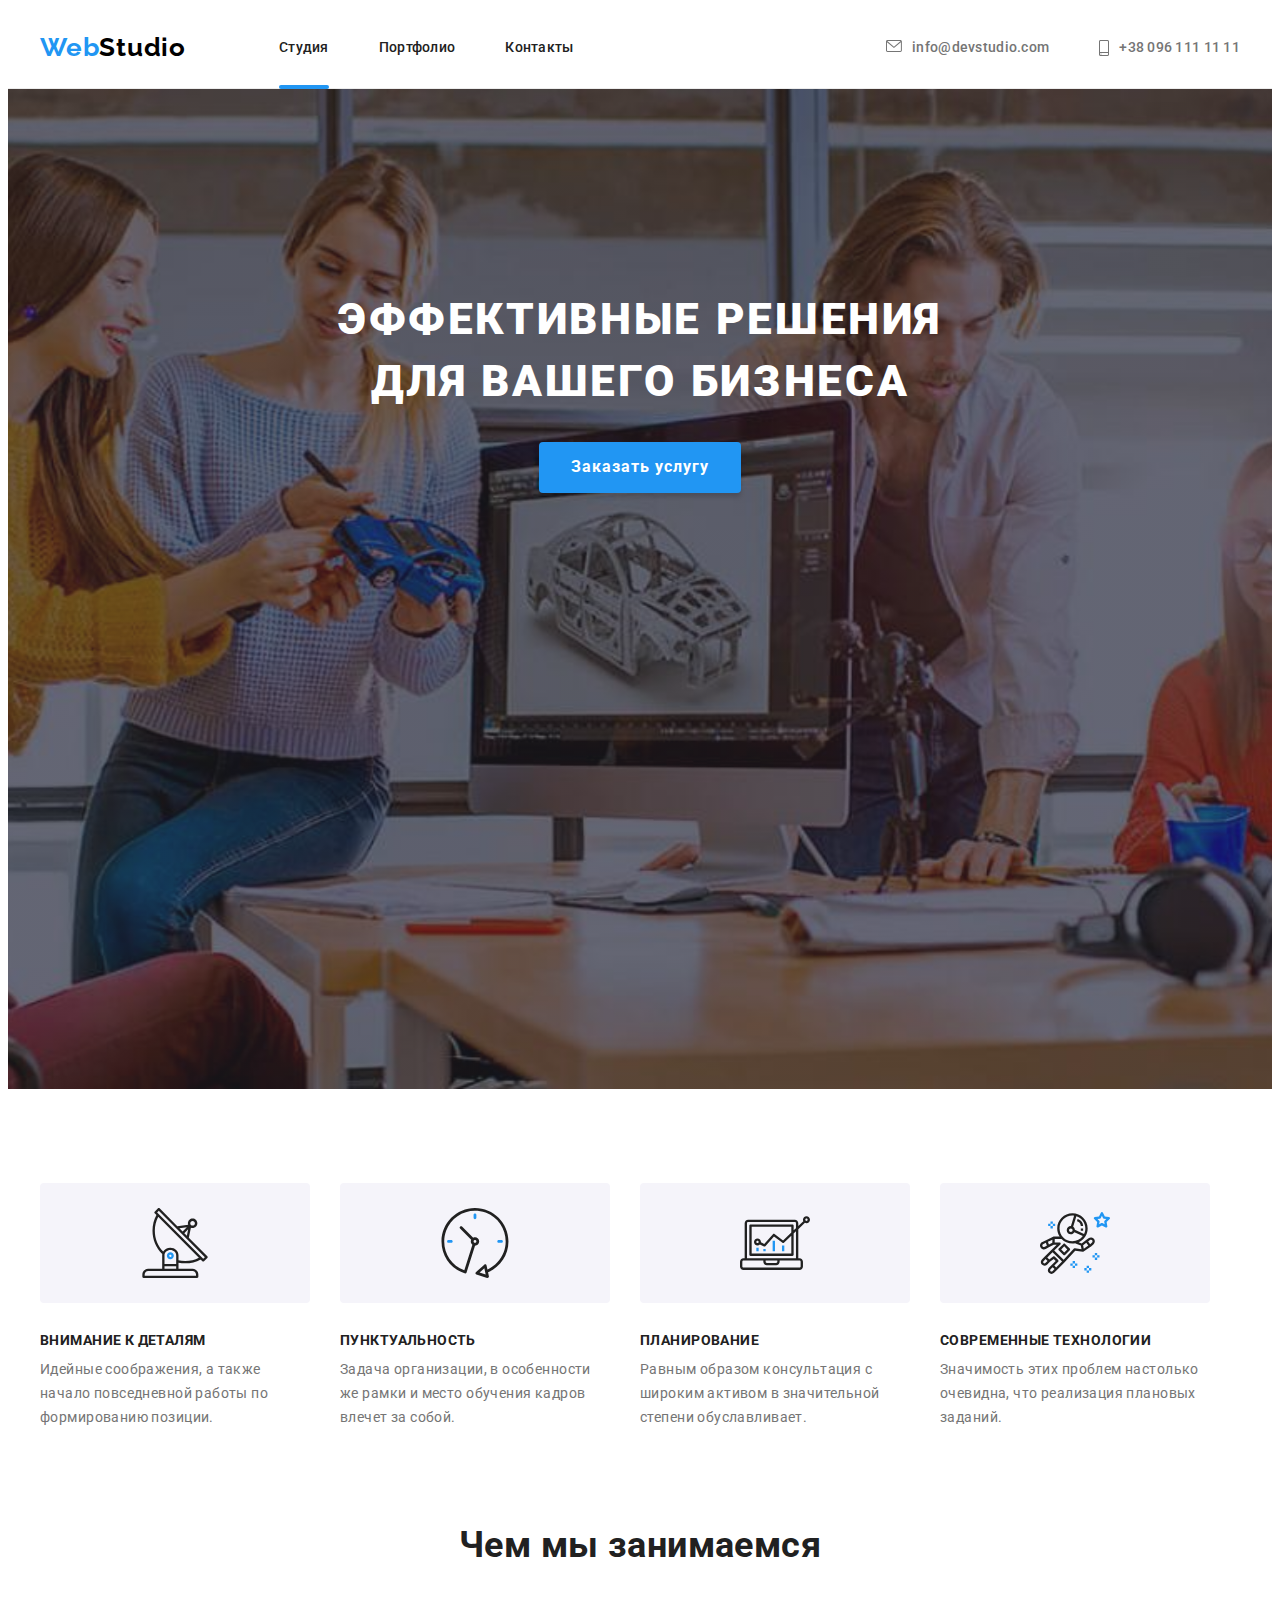
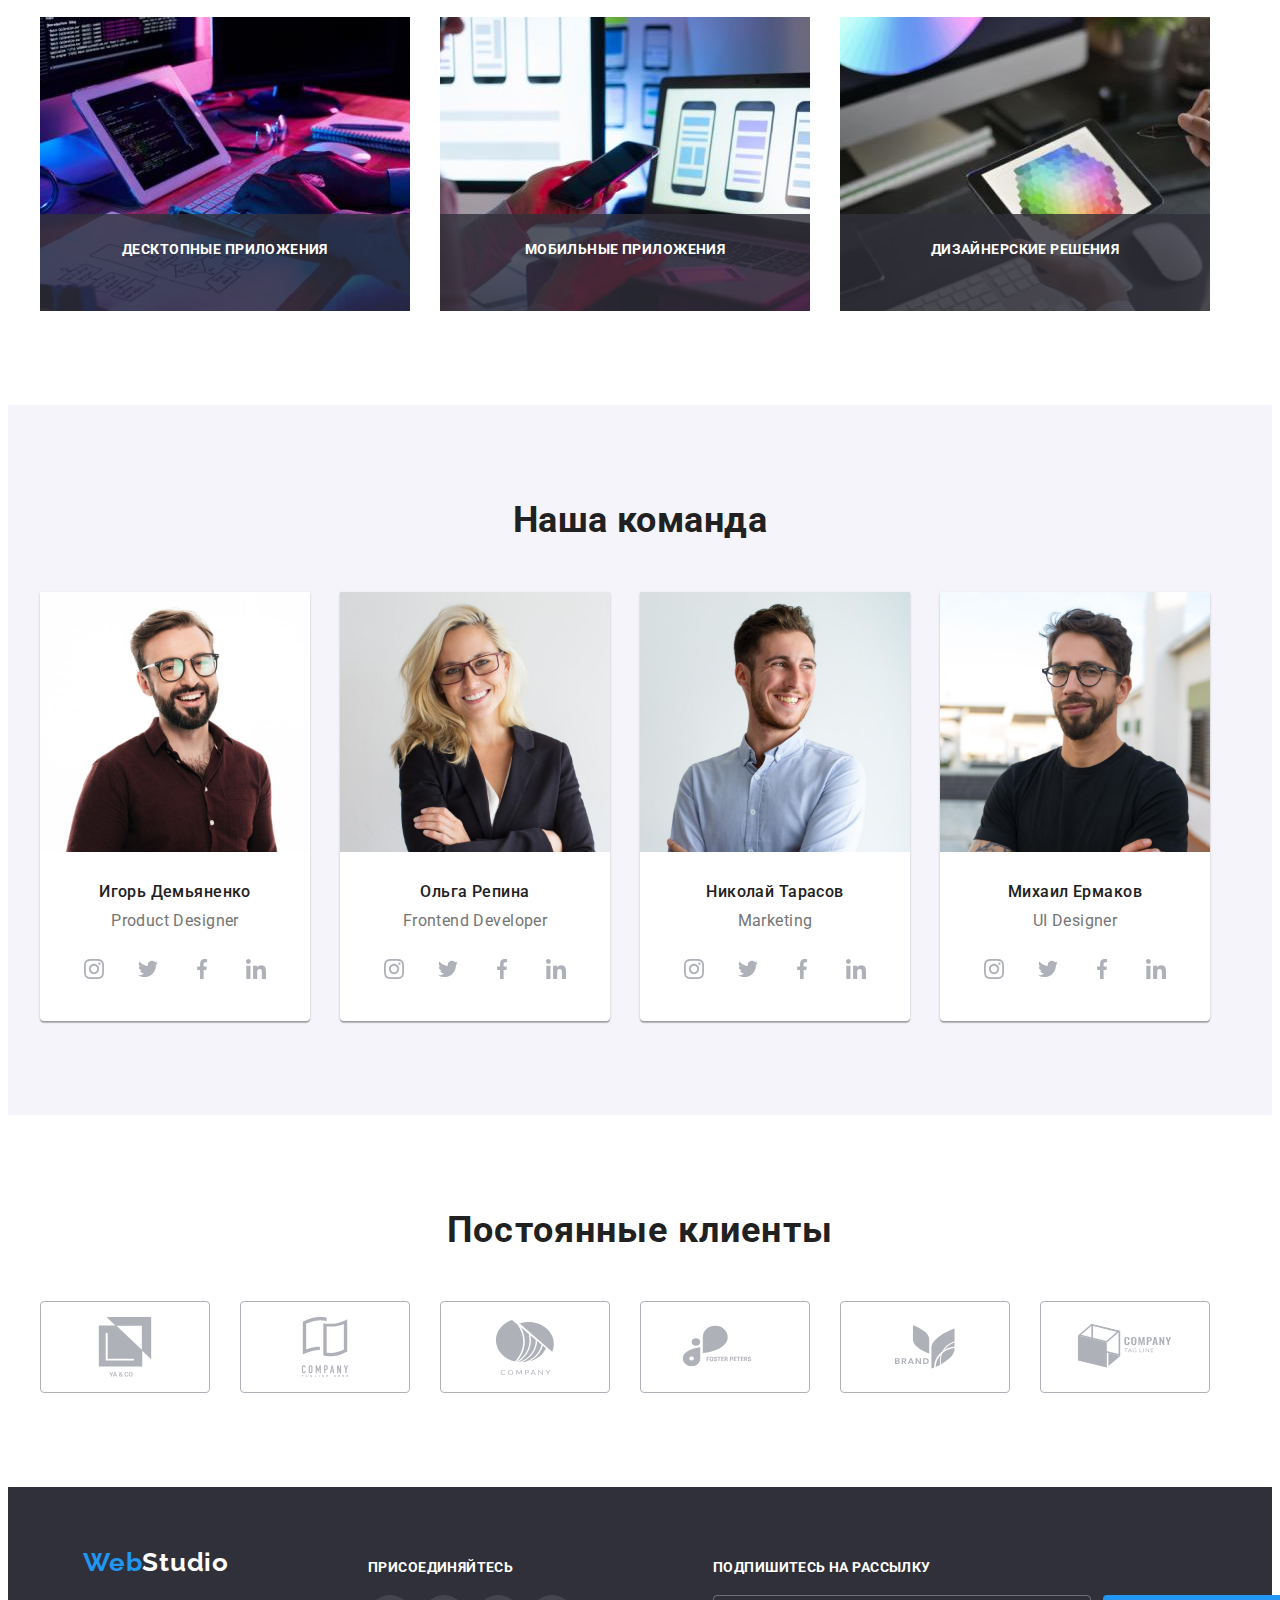
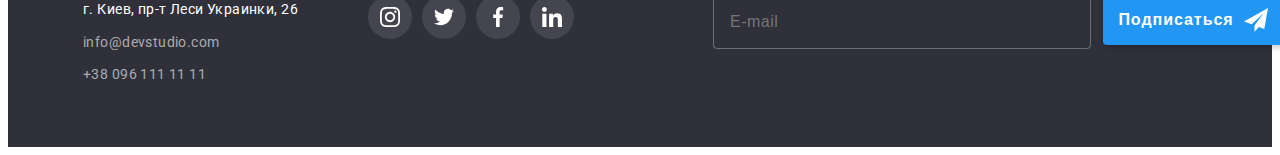
<file: index.html>
<!DOCTYPE html>
<html lang="ru">
<head>
    <meta charset="UTF-8">
    <meta http-equiv="X-UA-Compatible" content="IE=edge">
    <meta name="viewport" content="width=device-width, initial-scale=1.0">
    <title>Студия</title>
    <link rel="stylesheet" href="https://fonts.googleapis.com/css2?family=Raleway:wght@700&family=Roboto:wght@400;500;700;900&display=swap"/> 
    <link rel="stylesheet" href="https://cdnjs.cloudflare.com/ajax/libs/modern-normalize/1.1.0/modern-normalize.min.css" 
    integrity="sha512-wpPYUAdjBVSE4KJnH1VR1HeZfpl1ub8YT/NKx4PuQ5NmX2tKuGu6U/JRp5y+Y8XG2tV+wKQpNHVUX03MfMFn9Q==" 
    crossorigin="anonymous" 
    referrerpolicy="no-referrer" />
    <link rel="stylesheet" href="./css/main.min.css"/>
</head>
<body>

    <header class="page-header">
        
        <div class="container page-header__style">
            <a class="link logo" href="./index.html">
                <span>Web</span><span class="page-header__logo">Studio</span>
            </a>

            <nav>
                <ul class="site-nav list">
                    <li class="site-nav__item"><a class="link current site-nav__link" href="./index.html">Студия</a></li>
                    <li class="site-nav__item"><a class="link site-nav__link" href="./portfolio.html">Портфолио</a></li>
                    <li class="site-nav__item"><a class="link site-nav__link" href="">Контакты</a></li>
                </ul>
            </nav>
                
            <ul class="site-contact list">
                <li class="site-contact__item">
                    <a class="link site-contact__link" href="mailto:">
                        <svg width="16" height="12" class="site-contact__icon">
                            <use href="./images/symbol-defs.svg#envelope">
                            </use>
                        </svg>
                        <span>info@devstudio.com</span> 
                    </a>
                </li>
                <li class="site-contact__item">
                    <a class="link site-contact__link" href="tel:+">
                        <svg width="10" height="16" class="site-contact__icon">
                            <use href="./images/symbol-defs.svg#smartphone">
                            </use>
                        </svg>
                        <span>+38 096 111 11 11</span>
                        
                    </a>
                </li>
            </ul>

        </div>
    </header>


    <main>
        <section class="hero hero__background"> 
            <div class="container">
                <h1 class="hero__title">ЭФФЕКТИВНЫЕ РЕШЕНИЯ <br /> ДЛЯ ВАШЕГО БИЗНЕСА</h1>
                <button class="hero__button" data-modal-open>Заказать услугу</button>
            </div>
        </section>
                            
        <section class="features">
            <div class="container">
                <ul class="list features__list">
                    <li class="features__item">
                        <div class="features__icon">
                            <svg width="70" height="70">
                                <use href="./images/symbol-defs.svg#antenna"></use>
                            </svg>
                        </div>
                        <h3 class="features__title">Внимание к деталям</h3>
                        <p>Идейные соображения, а также начало повседневной работы по формированию позиции.</p>
                    </li>
                    <li class="features__item">
                        <div class="features__icon">
                            <svg width="70" height="70">
                                <use href="./images/symbol-defs.svg#clock"></use>
                            </svg>
                        </div>
                        <h3 class="features__title">Пунктуальность</h3>
                        <p>Задача организации, в особенности же рамки и место обучения кадров влечет за собой.</p>
                    </li>
                    <li class="features__item">
                        <div class="features__icon">
                            <svg width="70" height="70">
                                <use href="./images/symbol-defs.svg#diagram"></use>
                            </svg>
                        </div>
                        <h3 class="features__title">Планирование</h3>
                        <p>Равным образом консультация с широким активом в значительной степени обуславливает.</p>
                    </li>
                    <li class="features__item">
                        <div class="features__icon">
                            <svg width="70" height="70">
                                <use href="./images/symbol-defs.svg#astronaut"></use>
                            </svg>
                        </div>
                        <h3 class="features__title">Современные технологии</h3>
                        <p>Значимость этих проблем настолько очевидна, что реализация плановых заданий.</p>
                    </li>
                </ul>
            </div>
        </section>

        <section class="work">
            <div class="container">
                <h2 class="work__title">Чем мы занимаемся</h2>
                <ul class="list work__list">

                    <li class="work__item">
                        <img src="./images/work1.jpg" width="370" height="294" alt="Написание программного кода">
                        <p class="work__top-text">
                            Десктопные приложения
                        </p>
                    </li>

                    <li class="work__item">
                        <img src="./images/work2.jpg" width="370" height="294" alt="Разработка ПО для смартфона">
                        <p class="work__top-text">
                            Мобильные приложения
                        </p>
                    </li>

                    <li class="work__item">
                        <img src="./images/work3.jpg" width="370" height="294" alt="Работа с графическим планшетом">
                        <p class="work__top-text">
                            Дизайнерские решения
                        </p>
                    </li>
                </ul>
            </div>
        </section>

        <section class="team">
            <div class="container">
                <h2 class="team__title">Наша команда</h2>

                <ul class="list team__list">
                    <li class="team__card">
                        <img src="./images/coworker1_IDem.jpg" 
                        width="270" 
                        height="260" 
                        alt="Игорь Демьяненко">
                        <div class="team__caption">
                            <h3 class="person">Игорь Демьяненко</h3>
                            <p class="position" lang="en">Product Designer</p>
                            <ul class="list team-networks">
                                <li class="item">
                                    <a class="team-networks__link" href="">
                                        <svg class="icon" width="20" height="20">
                                            <use href="./images/symbol-defs.svg#instagram1"></use>
                                        </svg>
                                    </a>
                                </li>
                                <li class="item">
                                    <a class="team-networks__link" href="">
                                        <svg class="icon" width="20" height="20">
                                            <use href="./images/symbol-defs.svg#twitter1"></use>
                                        </svg>
                                    </a>
                                </li>
                                <li class="item">
                                    <a class="team-networks__link" href="">
                                        <svg class="icon" width="20" height="20">
                                            <use href="./images/symbol-defs.svg#facebook1"></use>
                                        </svg>
                                    </a>
                                </li>
                                <li class="item">
                                    <a class="team-networks__link" href="">
                                        <svg class="icon" width="20" height="20">
                                            <use href="./images/symbol-defs.svg#linkedin1"></use>
                                        </svg>
                                    </a>
                                </li>
                            </ul>
                        </div>
                    </li>
                    <li class="team__card">
                        <img src="./images/coworker2_ORep.jpg" 
                        width="270" 
                        height="260" 
                        alt="Ольга Репина">
                        <div class="team__caption">
                            <h3 class="person">Ольга Репина</h3>
                            <p class="position" lang="en">Frontend Developer</p>
                            <ul class="list team-networks">
                                <li class="item">
                                    <a class="team-networks__link" href="">
                                        <svg class="icon" width="20" height="20">
                                            <use href="./images/symbol-defs.svg#instagram1"></use>
                                        </svg>
                                    </a>
                                </li>
                                <li class="item">
                                    <a class="team-networks__link" href="">
                                        <svg class="icon" width="20" height="20">
                                            <use href="./images/symbol-defs.svg#twitter1"></use>
                                        </svg>
                                    </a>
                                </li>
                                <li class="item">
                                    <a class="team-networks__link" href="">
                                        <svg class="icon" width="20" height="20">
                                            <use href="./images/symbol-defs.svg#facebook1"></use>
                                        </svg>
                                    </a>
                                </li>
                                <li class="item">
                                    <a class="team-networks__link" href="">
                                        <svg class="icon" width="20" height="20">
                                            <use href="./images/symbol-defs.svg#linkedin1"></use>
                                        </svg>
                                    </a>
                                </li>
                            </ul>
                        </div>
                    </li>
                    <li class="team__card">
                        <img src="./images/coworker3_NTar.jpg" 
                        width="270" 
                        height="260" 
                        alt="Николай Тарасов">
                        <div class="team__caption">
                            <h3 class="person">Николай Тарасов</h3>
                            <p class="position" lang="en">Marketing</p>
                            <ul class="list team-networks">
                                <li class="item">
                                    <a class="team-networks__link" href="">
                                        <svg class="icon" width="20" height="20">
                                            <use href="./images/symbol-defs.svg#instagram1"></use>
                                        </svg>
                                    </a>
                                </li>
                                <li class="item">
                                    <a class="team-networks__link" href="">
                                        <svg class="icon" width="20" height="20">
                                            <use href="./images/symbol-defs.svg#twitter1"></use>
                                        </svg>
                                    </a>
                                </li>
                                <li class="item">
                                    <a class="team-networks__link" href="">
                                        <svg class="icon" width="20" height="20">
                                            <use href="./images/symbol-defs.svg#facebook1"></use>
                                        </svg>
                                    </a>
                                </li>
                                <li class="item">
                                    <a class="team-networks__link" href="">
                                        <svg class="icon" width="20" height="20">
                                            <use href="./images/symbol-defs.svg#linkedin1"></use>
                                        </svg>
                                    </a>
                                </li>
                            </ul>
                        </div>
                    </li>
                    <li class="team__card">
                        <img src="./images/coworker4_MErm.jpg" 
                        width="270" 
                        height="260" 
                        alt="Михаил Ермаков">
                        <div class="team__caption">
                            <h3 class="person">Михаил Ермаков</h3>
                            <p class="position" lang="en">UI Designer</p>
                            <ul class="list team-networks">
                                <li class="item">
                                    <a class="team-networks__link" href="">
                                        <svg class="icon" width="20" height="20">
                                            <use href="./images/symbol-defs.svg#instagram1"></use>
                                        </svg>
                                    </a>
                                </li>
                                <li class="item">
                                    <a class="team-networks__link" href="">
                                        <svg class="icon" width="20" height="20">
                                            <use href="./images/symbol-defs.svg#twitter1"></use>
                                        </svg>
                                    </a>
                                </li>
                                <li class="item">
                                    <a class="team-networks__link" href="">
                                        <svg class="icon" width="20" height="20">
                                            <use href="./images/symbol-defs.svg#facebook1"></use>
                                        </svg>
                                    </a>
                                </li>
                                <li class="item">
                                    <a class="team-networks__link" href="">
                                        <svg class="icon" width="20" height="20">
                                            <use href="./images/symbol-defs.svg#linkedin1"></use>
                                        </svg>
                                    </a>
                                </li>
                            </ul>
                        </div>
                    </li>
                </ul>
            </div>
        </section>

        <section class="client">
            <div class="container">
                <h2 class="client-title">Постоянные клиенты</h2>
                <ul class="client-list list">
                    <li class="client-link"> 
                        <a class="client-item" href="">
                            <svg class="client-icon" width="106" height="60">
                                <use href="./images/symbol-defs.svg#client1"></use>
                            </svg>
                        </a>
                    </li>
                    <li class="client-link"> 
                        <a class="client-item" href="">
                            <svg class="client-icon" width="106" height="60">
                                <use href="./images/symbol-defs.svg#client2"></use>
                            </svg>
                        </a>
                    </li>
                    <li class="client-link"> 
                        <a class="client-item" href="">
                            <svg class="client-icon" width="106" height="60">
                                <use href="./images/symbol-defs.svg#client3"></use>
                            </svg>
                        </a>
                    </li>
                    <li class="client-link"> 
                        <a class="client-item" href="">
                            <svg class="client-icon" width="106" height="60">
                                <use href="./images/symbol-defs.svg#client4"></use>
                            </svg>
                        </a>
                    </li>
                    <li class="client-link"> 
                        <a class="client-item" href="">
                            <svg class="client-icon" width="106" height="60">
                                <use href="./images/symbol-defs.svg#client5"></use>
                            </svg>
                        </a>
                    </li>
                    <li class="client-link"> 
                        <a class="client-item" href="">
                            <svg class="client-icon" width="106" height="60">
                                <use href="./images/symbol-defs.svg#client6"></use>
                            </svg>
                        </a>
                    </li>
                </ul>
            </div>
        </section>
    </main>

        
    <footer class="page-footer">
        <div class="container">
            
               <div class="footer-contact-block">
                    <a class="logo pf-logo-margin" href="./index.html">
                        <span>Web</span><span class="page-footer__logo">Studio</span>
                    </a>
                    <address>г. Киев, пр-т Леси Украинки, 26</address>
                    <ul class="list">
                        <li class="f-item"><a class="footer-contact link" href="mailto:">info@devstudio.com</a></li>
                        <li class="f-item"><a class="footer-contact link" href="tel:+">+38 096 111 11 11</a></li>
                    </ul>
                </div>
                <div class="footer-social-block">
                    <h2 class="footer-social-block-title">Присоединяйтесь</h2>
                    <ul class="list footer-soc-list">
                        <li class="footer-soc-item">
                            <a class="footer-soc-link" href="">
                                <svg class="footer-soc-icon" width="20" height="20">
                                    <use href="./images/symbol-defs.svg#instagram2"></use>
                                </svg>
                            </a>
                        </li>    
                        <li class="footer-soc-item">
                            <a class="footer-soc-link" href="">
                                <svg class="footer-soc-icon" width="20" height="20">
                                    <use href="./images/symbol-defs.svg#twitter2"></use>
                                </svg>
                            </a>
                        </li>
                        <li class="footer-soc-item">
                            <a class="footer-soc-link" href="">
                                <svg class="footer-soc-icon" width="20" height="20">
                                    <use href="./images/symbol-defs.svg#facebook2"></use>
                                </svg>
                            </a>
                        </li>
                        <li class="footer-soc-item">
                            <a class="footer-soc-link" href="">
                                <svg class="footer-soc-icon" width="20" height="20">
                                    <use href="./images/symbol-defs.svg#linkedin2"></use>
                                </svg>
                            </a>
                        </li>
                    </ul>
                </div>
                <div class="footer-send">
                    <p class="footer-send-title">Подпишитесь на рассылку</p>
                        <div class="footer-send-field">
                            <label>
                                <input 
                                type="email" 
                                class="footer-input" 
                                name="footer-user-email" 
                                placeholder="E-mail"
                                id="footer-user-email"
                                >
                            </label>
                            <button 
                                type="submit" 
                                class="footer-send-button"
                                >
                                Подписаться
                                <svg class="icon-send" width="24" height="24">
                                    <use href="./images/symbol-defs.svg#icon-send"></use>
                                </svg>
                            </button>
                        </div>
                    </div>
            </div>
            
    </footer>

    <div class="backdrop is-hidden" data-modal>
        <div class="modal">
            <button type="button" class="modal-close-button" data-modal-close>
                <svg width="18" height="18">
                    <use href="./images/symbol-defs.svg#close"></use>
                </svg> 
            </button>

            <p class="modal-title">Оставьте свои данные, мы вам перезвоним</p>
           
            <form>
                <div class="modal-field">
                    <label for="user-name" class="modal-label">Имя</label>
                        <div class="modal-input-wrap">
                                <input 
                                type="text" 
                                class="modal-input" 
                                name="user-name" 
                                placeholder="Имя Фамилия"
                                required
                                id="user-name">
                            <svg class="modal-icon" width="18" height="18">
                                <use href="./images/symbol-defs.svg#person-black-18dp"></use>
                            </svg>
                        </div>
                </div>


                <div class="modal-field"> 
                    <label for="user-tel" class="modal-label">Телефон</label>
                        <div class="modal-input-wrap">
                            <input 
                                type="tel" 
                                class="modal-input" 
                                name="user-tel" 
                                placeholder="+380 (96) XXX-XX-XX"
                                pattern="[\+]\d{3}\s[\(]\d{2}[\)]\s\d{3}[\-]\d{2}[\-]\d{2}"
                                required
                                id="user-tel"
                                title="+380 (96) XXX-XX-XX"
                                value=""
                                >
                                <svg class="modal-icon" width="18" height="18">
                                    <use href="./images/symbol-defs.svg#phone-black-18dp"></use>
                                </svg>
                        </div>
                </div>

                <div class="modal-field">
                    <label for="user-email" class="modal-label">Почта</label>
                        <div class="modal-input-wrap">
                            <input 
                                type="email" 
                                class="modal-input" 
                                name="user-email" 
                                placeholder="test@mail.com"
                                id="user-email"
                                >
                                <svg class="modal-icon" width="18" height="18">
                                    <use href="./images/symbol-defs.svg#email-black-18dp"></use>
                                </svg>
                        </div>
                </div>

                <div class="modal-field-text">
                    <label for="user-text" class="modal-label">Комментарий</label>
                    <textarea 
                    name="user-text" 
                    id="user-text"
                    placeholder="Введите текст"
                    class="modal-text"
                    ></textarea>
                </div>

                <div class="modal-field-checkbox"> 
                                                         
                        <input 
                        type="checkbox" 
                        class="modal-check visually-hidden" 
                        name="policy" 
                        id="modal-check"
                        value="policy"
                        >
                        <label 
                        for="modal-check" 
                        class="policy-text">
                       
                            <span class="check-icon">
                                <svg width="11" height="8">
                                    <use href="./images/symbol-defs.svg#icon_check"></use>
                                </svg> 
                            </span>
                        
                         Соглашаюсь с рассылкой и принимаю 
                        <a href="" class="policy-link">Условия договора</a>
                    </label>    
                    
                </div>
              
                <button type="submit" class="modal-button">Отправить</button>

            </form>

        </div>
    </div>

    <script src="./js/modal.js"></script>

</body>
</html>
</file>
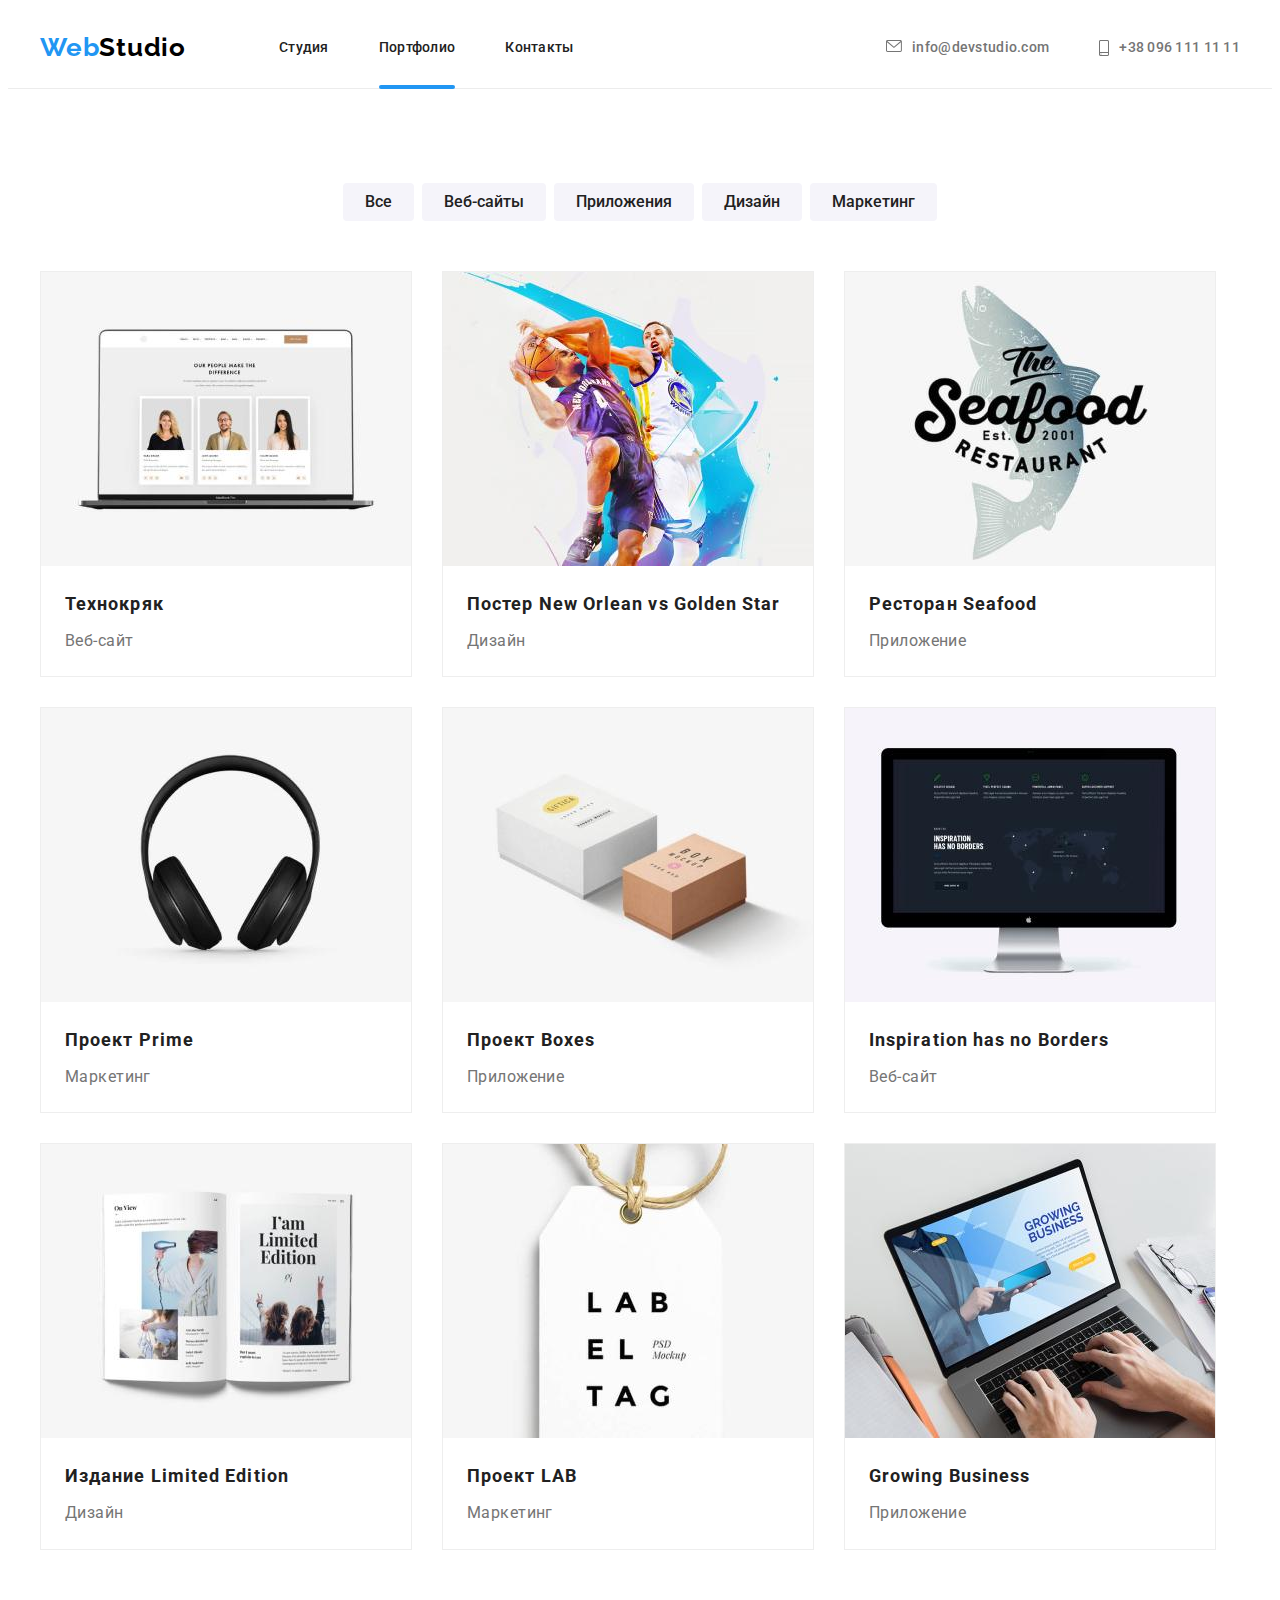
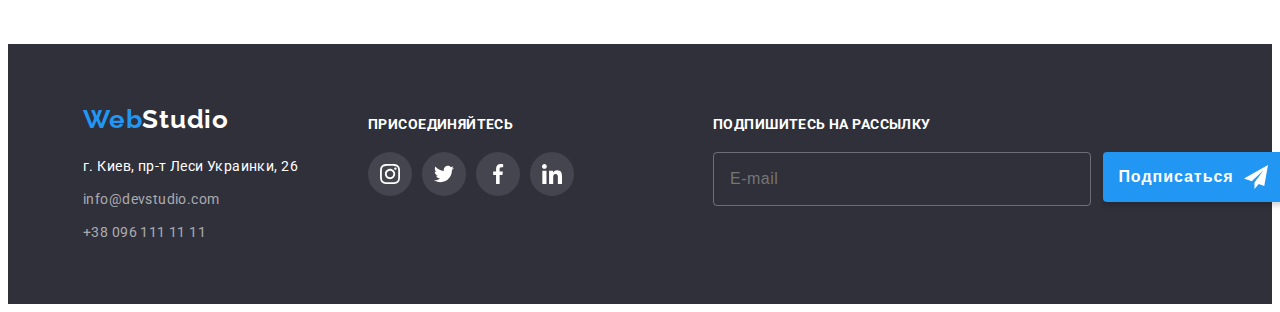
<file: portfolio.html>
<!DOCTYPE html>
<html lang="ru">
<head>
    <meta charset="UTF-8">
    <meta http-equiv="X-UA-Compatible" content="IE=edge">
    <meta name="viewport" content="width=device-width, initial-scale=1.0">
    <title>Портфолио</title>
    <link rel="stylesheet" href="https://fonts.googleapis.com/css2?family=Raleway:wght@700&family=Roboto:wght@400;500;700;900&display=swap"/> 
    <link rel="stylesheet" href="https://cdnjs.cloudflare.com/ajax/libs/modern-normalize/1.1.0/modern-normalize.min.css" 
    integrity="sha512-wpPYUAdjBVSE4KJnH1VR1HeZfpl1ub8YT/NKx4PuQ5NmX2tKuGu6U/JRp5y+Y8XG2tV+wKQpNHVUX03MfMFn9Q==" 
    crossorigin="anonymous" 
    referrerpolicy="no-referrer" />
    <link rel="stylesheet" href="./css/main.min.css"/>
</head>
<body>
    
    <header class="page-header">
        
        <div class="container page-header__style">
            <a class="link logo" href="./index.html">
                <span>Web</span><span class="page-header__logo">Studio</span>
            </a>

            <nav>
                <ul class="site-nav list">
                    <li class="site-nav__item"><a class="link site-nav__link" href="./index.html">Студия</a></li>
                    <li class="site-nav__item"><a class="link current site-nav__link" href="./portfolio.html">Портфолио</a></li>
                    <li class="site-nav__item"><a class="link site-nav__link" href="">Контакты</a></li>
                </ul>
            </nav>
                
            <ul class="site-contact list">
                <li class="site-contact__item">
                    <a class="link site-contact__link" href="mailto:">
                        <svg width="16" height="12" class="site-contact__icon">
                            <use href="./images/symbol-defs.svg#envelope">
                            </use>
                        </svg>
                        <span>info@devstudio.com</span> 
                    </a>
                </li>
                <li class="site-contact__item">
                    <a class="link site-contact__link" href="tel:+">
                        <svg width="10" height="16" class="site-contact__icon">
                            <use href="./images/symbol-defs.svg#smartphone">
                            </use>
                        </svg>
                        <span>+38 096 111 11 11</span>
                        
                    </a>
                </li>
            </ul>

        </div>
    </header>


    <main>
        <section class="projects">
            <div class="container">
                <h1 class="visually-hidden">Наши проекты</h1>
                <h2 class="visually-hidden">Выбор категории проектов</h2>
                <ul class="list filters">
                    <li class="b-item"><button class="button" type="button">Все</button></li>
                    <li class="b-item"><button class="button" type="button">Веб-сайты</button></li>
                    <li class="b-item"><button class="button" type="button">Приложения</button></li>
                    <li class="b-item"><button class="button" type="button">Дизайн</button></li>
                    <li class="b-item"><button class="button" type="button">Маркетинг</button></li>
                </ul>
                <ul class="list projects-list">
                    <li class="p-card">
                        <a class="link p-card-link" href="">
                            <div class="project-action">
                                <img src="./images/portfolio/img1_technokrjak.jpg"
                                alt="Технокряк" 
                                width="370" height="294">
                                <p class="projects-top-text">
                                    Ресурс предлагает комплексные предложения 
                                    с разным уровнем функционала и сервисов. 
                                    Все это позволит посетителю получить 
                                    исчерпывающие сведения о компании или частном лице.
                                </p>
                            </div>
                                <div class="proj-caption">
                                    <h3>Технокряк</h3>
                                    <p>Веб-сайт</p>
                                </div>
                            
                        </a>
                    </li>
                    <li class="p-card">
                        <a class="link p-card-link" href="">
                            <div class="project-action">
                                <img src="./images/portfolio/img2_basketball.jpg"
                                    alt="Играют в баскетбол"
                                    width="370" height="294">
                                    <p class="projects-top-text">
                                        Lorem ipsum dolor sit amet, 
                                        consectetur adipiscing elit, 
                                        sed do eiusmod tempor incididunt 
                                        ut labore et dolore magna aliqua.
                                    </p>
                            </div>
                            <div class="proj-caption">
                                    <h3>Постер New Orlean vs Golden Star</h3>
                                    <p>Дизайн</p>
                            </div>
                        </a>
                    </li>
                    <li class="p-card">
                        <a class="link p-card-link" href="">
                            <div class="project-action">
                                <img src="./images/portfolio/img3_seafood.jpg"
                                alt="Логотип ресторана морепродуктов"
                                width="370" height="294">
                                <p class="projects-top-text">
                                    Lorem ipsum dolor sit amet, 
                                    consectetur adipiscing elit, 
                                    sed do eiusmod tempor incididunt 
                                    ut labore et dolore magna aliqua.
                                </p>
                            </div>
                                <div class="proj-caption">
                                    <h3>Ресторан Seafood</h3>
                                    <p>Приложение</p>
                                </div>
                            </a>
                    </li>
                    <li class="p-card">
                        <a class="link p-card-link" href="">
                            <div class="project-action">
                                <img src="./images/portfolio/img4_prime.jpg"
                                alt="Накладные наушники"
                                width="370" height="294">
                                <p class="projects-top-text">
                                    Lorem ipsum dolor sit amet, 
                                    consectetur adipiscing elit, 
                                    sed do eiusmod tempor incididunt 
                                    ut labore et dolore magna aliqua.
                                </p>
                            </div>
                                <div class="proj-caption">
                                    <h3>Проект Prime</h3>
                                    <p>Маркетинг</p>
                                </div>
                            </a>
                    </li>
                    <li class="p-card">
                        <a class="link p-card-link" href="">
                            <div class="project-action">
                                <img src="./images/portfolio/img5_boxes.jpg"
                                alt="Две коробки"
                                width="370" height="294">
                                <p class="projects-top-text">
                                    Lorem ipsum dolor sit amet, 
                                    consectetur adipiscing elit, 
                                    sed do eiusmod tempor incididunt 
                                    ut labore et dolore magna aliqua.
                                </p>
                            </div>
                                <div class="proj-caption">
                                    <h3>Проект Boxes</h3>
                                    <p>Приложение</p>
                                </div>
                            </a>
                    </li>
                    <li class="p-card">
                        <a class="link p-card-link" href="">
                            <div class="project-action">
                               <img src="./images/portfolio/img6_inspiration.jpg"
                                alt="На экране монитора отбражен сайт Inspiration has no Borders"
                                width="370" height="294">
                                <p class="projects-top-text">
                                    Lorem ipsum dolor sit amet, 
                                    consectetur adipiscing elit, 
                                    sed do eiusmod tempor incididunt 
                                    ut labore et dolore magna aliqua.
                                </p>
                            </div>
                                <div class="proj-caption">
                                    <h3>Inspiration has no Borders</h3>
                                    <p>Веб-сайт</p>
                                </div>
                            </a>
                    </li>
                    <li class="p-card">
                        <a class="link p-card-link" href="">
                            <div class="project-action">
                                <img src="./images/portfolio/img7_lim_edition.jpg"
                                alt="Журнал"
                                width="370" height="294">
                                <p class="projects-top-text">
                                    Lorem ipsum dolor sit amet, 
                                    consectetur adipiscing elit, 
                                    sed do eiusmod tempor incididunt 
                                    ut labore et dolore magna aliqua.
                                </p>
                            </div>
                                <div class="proj-caption">
                                    <h3>Издание Limited Edition</h3>
                                    <p>Дизайн</p>
                                </div>
                            </a>
                    </li>
                    <li class="p-card">
                        <a class="link p-card-link" href="">
                            <div class="project-action">
                                <img src="./images/portfolio/img8_lab.jpg"
                                alt="Бирка с логотипом LAB"
                                width="370" height="294">
                                <p class="projects-top-text">
                                    Lorem ipsum dolor sit amet, 
                                    consectetur adipiscing elit, 
                                    sed do eiusmod tempor incididunt 
                                    ut labore et dolore magna aliqua.
                                </p>
                            </div>
                                <div class="proj-caption">
                                    <h3>Проект LAB</h3>
                                    <p>Маркетинг</p>  
                                </div>  
                            </a>                  
                    </li>
                    <li class="p-card">
                        <a class="link p-card-link" href="">
                            <div class="project-action">
                                <img src="./images/portfolio/img9_business.jpg" 
                                alt="На экране ноутбука отображено приложение Growing Business"
                                width="370" height="294">
                                <p class="projects-top-text">
                                    Lorem ipsum dolor sit amet, 
                                    consectetur adipiscing elit, 
                                    sed do eiusmod tempor incididunt 
                                    ut labore et dolore magna aliqua.
                                </p>
                            </div>
                                <div class="proj-caption">
                                    <h3>Growing Business</h3>
                                    <p>Приложение</p>
                                </div>  
                            </a>           
                    </li>
                </ul>
            </div>
        </section>
    </main>

        
    <footer class="page-footer">
        <div class="container">
            
               <div class="footer-contact-block">
                    <a class="logo pf-logo-margin" href="./index.html">
                        <span>Web</span><span class="page-footer__logo">Studio</span>
                    </a>
                    <address>г. Киев, пр-т Леси Украинки, 26</address>
                    <ul class="list">
                        <li class="f-item"><a class="footer-contact link" href="mailto:">info@devstudio.com</a></li>
                        <li class="f-item"><a class="footer-contact link" href="tel:+">+38 096 111 11 11</a></li>
                    </ul>
                </div>
                <div class="footer-social-block">
                    <h2 class="footer-social-block-title">Присоединяйтесь</h2>
                    <ul class="list footer-soc-list">
                        <li class="footer-soc-item">
                            <a class="footer-soc-link" href="">
                                <svg class="footer-soc-icon" width="20" height="20">
                                    <use href="./images/symbol-defs.svg#instagram2"></use>
                                </svg>
                            </a>
                        </li>    
                        <li class="footer-soc-item">
                            <a class="footer-soc-link" href="">
                                <svg class="footer-soc-icon" width="20" height="20">
                                    <use href="./images/symbol-defs.svg#twitter2"></use>
                                </svg>
                            </a>
                        </li>
                        <li class="footer-soc-item">
                            <a class="footer-soc-link" href="">
                                <svg class="footer-soc-icon" width="20" height="20">
                                    <use href="./images/symbol-defs.svg#facebook2"></use>
                                </svg>
                            </a>
                        </li>
                        <li class="footer-soc-item">
                            <a class="footer-soc-link" href="">
                                <svg class="footer-soc-icon" width="20" height="20">
                                    <use href="./images/symbol-defs.svg#linkedin2"></use>
                                </svg>
                            </a>
                        </li>
                    </ul>
                </div>
                <div class="footer-send">
                    <p class="footer-send-title">Подпишитесь на рассылку</p>
                        <div class="footer-send-field">
                            <label>
                                <input 
                                type="email" 
                                class="footer-input" 
                                name="footer-user-email" 
                                placeholder="E-mail"
                                id="footer-user-email"
                                >
                            </label>
                            <button 
                                type="submit" 
                                class="footer-send-button"
                                >
                                Подписаться
                                <svg class="icon-send" width="24" height="24">
                                    <use href="./images/symbol-defs.svg#icon-send"></use>
                                </svg>
                            </button>
                        </div>
                    </div>
            </div>
            
    </footer>

</body>
</html>
</file>
<file: css/main.min.css>
:root{--primery-bg-color: #FFFFFF;--primery-text-color:#757575;--title-text-color:#212121;--accent-color:#2196F3;--cubic-bezier: cubic-bezier(0.4, 0, 0.2, 1)}body{background-color:var(--primery-bg-color);color:var(--primery-text-color);font-family:Roboto,sans-serif;font-weight:400;font-size:14px;line-height:1.7;letter-spacing:.03em}p,h1,h2,h3,h4,h5,h6{margin:0}ul,ol{margin:0;padding-left:0}p{color:var(--primery-text-color)}button{cursor:pointer}img{display:block;max-width:100%;height:auto}section{padding-top:94px;padding-bottom:94px}.link{text-decoration:none;text-decoration-color:none;font-style:none}.list{list-style:none}.visually-hidden{position:absolute;width:1px;height:1px;margin:-1px;border:0;padding:0;white-space:nowrap;clip:rect(0 0 0 0);clip-path:inset(100%);overflow:hidden}.team-networks__link,.site-contact,.page-header__style,.footer-send-button,.footer-soc-link,.features__icon,.client-item,.check-icon,.policy-text,.modal-close-button{display:flex;align-items:center}.container{width:1200px;padding-left:15px;padding-right:15px;margin:0px auto}.current{color:var(--accent-color)}.current::after{position:absolute;top:96%;content:"";display:block;width:100%;height:4px;border-radius:2px;background-color:var(--accent-color)}.logo{display:block;align-items:center;color:var(--accent-color);font-family:"Raleway";font-weight:700;font-size:26px;line-height:1.2;letter-spacing:.03em;text-decoration:none}.page-header__logo{color:#000}.page-footer__logo{color:#fff}.backdrop{position:fixed;top:0;width:100vw;height:100vh;background-color:rgba(0,0,0,.2);transition:opacity 300ms,visibility 300ms}.backdrop.is-hidden .modal{transform:scale(0.5)}.modal{width:528px;min-height:581px;background-color:#fff;border-radius:4px;position:absolute;top:50%;left:50%;padding:40px;transition:transform 300ms;transform:translate(-50%, -50%) scale(1);justify-content:right}.modal-close-button{position:absolute;top:8px;right:8px;justify-content:center;width:30px;height:30px;background-color:rgba(0,0,0,0);color:var(--title-text-color);border:1px solid rgba(0,0,0,.1);border-radius:50%;transition:color 250ms var(--cubic-bezier)}.modal-close-button:hover,.modal-close-button :focus{fill:var(--accent-color)}.is-hidden{opacity:0;pointer-events:none;visibility:hidden}.modal-title{font-weight:700;font-size:20px;line-height:23px;text-align:center;letter-spacing:.03em;color:var(--title-text-color);margin-bottom:12px}.modal-field{position:relative;margin-bottom:10px}.modal-input{width:100%;height:40px;border:1px solid rgba(33,33,33,.2);border-radius:4px;padding-left:42px;color:var(--title-text-color);font-size:14px;transition:border 250ms var(--cubic-bezier)}.modal-input:hover,.modal-input :focus{border:1px solid var(--accent-color)}.modal-icon{position:absolute;left:12px;top:50%;transform:translateY(-50%);transition:fill 250ms var(--cubic-bezier)}.modal-input:focus+.modal-icon{fill:var(--accent-color)}.modal-input-wrap{position:relative}.modal-label{font-size:12px;line-height:14px;letter-spacing:.01em;color:#757575;display:block;margin-bottom:4px}.modal-field-text{margin-bottom:20px}.modal-text{width:100%;height:120px;border:1px solid rgba(33,33,33,.2);border-radius:4px;padding:12px 16px;color:var(--title-text-color);font-size:14px;transition:border 250ms var(--cubic-bezier);resize:none}.modal-text:hover,.modal-text :focus{border:1px solid var(--accent-color)}.modal-field-checkbox{margin-bottom:30px;margin-left:12px}.modal-field-checkbox:focus-within .check-icon{border-color:var(--accent-color)}.policy-text{font-size:14px;line-height:24px;letter-spacing:.03em;color:#757575}.modal-check:checked+.policy-text span{background-color:var(--accent-color);border-color:var(--accent-color);fill:var(--primery-bg-color)}.check-icon{justify-content:center;width:16px;height:15px;border:2px solid var(--title-text-color);border-radius:2px;margin-right:5px;fill:rgba(0,0,0,0)}.policy-link{color:var(--accent-color);margin-left:2px}.modal-button{width:200px;height:50px;background-color:var(--accent-color);box-shadow:0px 4px 4px rgba(0,0,0,.15);border-radius:4px;border:none;font-weight:700;font-size:16px;line-height:30px;align-items:center;text-align:center;letter-spacing:.06em;color:#fff;display:block;margin:auto;transition:background-color 250ms var(--cubic-bezier)}.modal-button:hover,.modal-button :focus{background-color:#188ce8}.client{background-color:var(--primery-bg-color)}.client-title{font-weight:700;font-size:36px;line-height:42px;text-align:center;letter-spacing:.03em;color:var(--title-text-color);margin-bottom:50px}.client-list{display:flex}.client-item{width:170px;height:92px;justify-content:center;border:1px solid #afb1b8;box-sizing:border-box;border-radius:4px;color:#afb1b8;transition:border 250ms var(--cubic-bezier),color 250ms var(--cubic-bezier)}.client-item:hover,.client-item :focus{border:1px solid var(--accent-color);color:var(--accent-color)}.client-link+.client-link{margin-left:30px}.client-icon{fill:currentColor;border:currentColor}.features{background-color:var(--primery-bg-color)}.features__list{display:flex}.features__list .features__item{display:block;max-width:270px}.features__item:not(:last-child){margin-right:30px}.features__title{color:#212121;font-weight:700;font-size:14px;line-height:1.1;text-transform:uppercase;margin-bottom:10px}.features__icon{justify-content:center;width:270px;height:120px;background-color:#f5f4fa;border-radius:4px;margin-bottom:30px}.page-footer{background-color:#2f303a;padding:60px}.page-footer .container{display:flex}.pf-logo-margin{margin-bottom:20px}address{font-style:normal;color:#fff;margin-bottom:9px}.footer-contact{color:rgba(255,255,255,.6);text-decoration:none;transition:color 250ms var(--cubic-bezier)}.footer-contact:hover,.footer-contact :focus{color:var(--accent-color)}.list .f-item+.f-item{margin-top:9px}.footer-contact-block{margin-right:70px}.footer-social-block-title{font-weight:700;font-size:14px;line-height:16px;letter-spacing:.03em;text-transform:uppercase;color:#fff;padding-top:12px;margin-bottom:20px}.footer-soc-list{display:flex}.footer-soc-link{width:44px;height:44px;background:rgba(255,255,255,.1);border-radius:50%;justify-content:center;color:#fff;transition:background-color 250ms var(--cubic-bezier)}.footer-soc-link:hover,.footer-soc-link :focus{background-color:var(--accent-color)}.footer-soc-item+.footer-soc-item{margin-left:10px}.footer-soc-icon{fill:currentColor}.footer-send{margin-left:auto;align-items:center;width:570px;height:86px}.footer-send-field{display:flex}.footer-send-title{font-weight:700;font-size:14px;line-height:16px;letter-spacing:.03em;text-transform:uppercase;color:#fff;padding-top:12px;margin-bottom:20px}.footer-input{background:rgba(0,0,0,0);padding-left:16px;width:358px;height:50px;border:1px solid rgba(255,255,255,.3);border-radius:4px;margin-right:12px;font-size:16px;line-height:20px;align-items:center;letter-spacing:.03em;color:rgba(255,255,255,.6)}.footer-send-button{justify-content:center;width:200px;height:50px;background-color:var(--accent-color);box-shadow:0px 4px 4px rgba(0,0,0,.15);border-radius:4px;border:none;font-weight:700;font-size:16px;line-height:30px;text-align:center;letter-spacing:.06em;color:#fff;transition:background-color 250ms var(--cubic-bezier)}.footer-send-button:hover,.footer-send-button :focus{background-color:#188ce8}.icon-send{fill:currentColor;margin-left:10px;align-items:center;text-align:center;justify-content:center}.page-header{background-color:var(--primery-bg-color);border-bottom:1px solid #ececec}.site-nav{display:flex;margin-left:93px}.site-nav__item:not(:last-child){margin-right:50px}.site-nav__link{position:relative;display:block;padding:32px 0;color:#212121;font-weight:500;font-size:14px;line-height:1.1;letter-spacing:.02em;transition:color 250ms var(--cubic-bezier)}.site-nav__link:hover,.site-nav__link :focus{color:var(--accent-color)}.site-contact{margin-left:auto}.site-contact__item:not(:last-child){margin-right:50px}.site-contact__link{display:flex;padding:32px 0;color:#757575;text-decoration:none;font-weight:500;font-size:14px;line-height:1.1;letter-spacing:.02em;transition:color 250ms var(--cubic-bezier)}.site-contact__link:hover,.site-contact__link :focus{color:var(--accent-color)}.site-contact__icon{fill:currentColor;margin-right:10px}.hero{background-color:#2f303a;text-align:center;padding-top:200px;padding-bottom:200px}.hero__background{max-width:1600px;height:600px;margin-left:auto;margin-right:auto;background-color:#c4c4c4;background-image:linear-gradient(to right, rgba(47, 48, 58, 0.4), rgba(47, 48, 58, 0.4)),url(../images/hero_bg_img.jpg);background-repeat:no-repeat;background-position:center;background-size:cover}.hero__title{color:#fff;font-weight:900;font-size:44px;line-height:1.4;letter-spacing:.06em;text-transform:uppercase;text-align:center;margin-bottom:30px}.hero__button{display:inline-block;min-width:200px;border-radius:4px;padding:10px 32px;text-align:center;border:none;color:#fff;background-color:var(--accent-color);box-shadow:0px 4px 4px rgba(0,0,0,.15);font-family:inherit;font-weight:700;font-size:16px;line-height:1.9;letter-spacing:.06em;transition:background-color 250ms var(--cubic-bezier),box-shadow 250ms var(--cubic-bezier)}.hero__button:hover,.hero__button :focus{background-color:#188ce8;box-shadow:0px 4px 4px rgba(0,0,0,.15)}.projects{background-color:var(--primery-bg-color)}.filters{display:flex;justify-content:center;margin-bottom:50px}.button{color:#212121;background-color:#f5f4fa;font-family:inherit;font-weight:500;font-size:16px;line-height:1.6;display:block;border-style:none;border-radius:4px;padding:6px 22px;text-align:center;transition:background-color 250ms var(--cubic-bezier),color 250ms var(--cubic-bezier),border-color 250ms var(--cubic-bezier),box-shadow 250ms var(--cubic-bezier)}.button:hover,.button :focus,.button :active{background-color:var(--accent-color);color:#fff;border-color:var(--accent-color);box-shadow:0px 3px 1px rgba(0,0,0,.1),0px 1px 2px rgba(0,0,0,.08),0px 2px 2px rgba(0,0,0,.12)}.list .b-item:not(:last-child){margin-right:8px}.projects-list{display:flex;flex-wrap:wrap}.p-card{width:370px;border:1px solid #eee;margin-bottom:30px;margin-right:30px}.p-card-link{display:block;transition:box-shadow 250ms var(--cubic-bezier)}.p-card-link:focus,.p-card-link :hover{box-shadow:0px 1px 1px rgba(0,0,0,.12),0px 4px 4px rgba(0,0,0,.06),1px 4px 6px rgba(0,0,0,.16)}.p-card:nth-child(3n){margin-right:0}.p-card:nth-last-child(-n+3){margin-bottom:0}.proj-caption{padding-left:24px;padding-right:24px;padding-top:20px;padding-bottom:20px}.projects h3{color:var(--title-text-color);font-weight:700;font-size:18px;line-height:2;letter-spacing:.06em;margin-bottom:4px}.projects p{font-size:16px;line-height:1.9;text-decoration-color:none}.project-action{position:relative;overflow:hidden}.projects-top-text{position:absolute;top:0;left:0px;width:100%;height:100%;padding:63px 24px 0 24px;background-color:rgba(33,150,243,.9);font-size:18px;line-height:28px;letter-spacing:.03em;color:#fff;transform:translateY(100%);transition:transform 250ms linear;overflow:auto}.p-card-link:hover .projects-top-text{transform:translateY(0%)}.team{background-color:#f5f4fa}.team__title{color:var(--title-text-color);font-size:36px;font-weight:700;font-size:36px;line-height:1.2;text-align:center;margin-bottom:50px}.team__list{display:flex}.team__card{width:270px;background-color:var(--primery-bg-color);box-shadow:0px 1px 3px rgba(0,0,0,.12),0px 1px 1px rgba(0,0,0,.14),0px 2px 1px rgba(0,0,0,.2);border-radius:0px 0px 4px 4px}.team__card:not(:last-child){margin-right:30px}.team__caption{text-align:center;padding-top:30px;padding-bottom:30px}.team__caption .person{color:#212121;font-weight:500;font-size:16px;line-height:1.2;margin-bottom:10px}.team__caption .position{font-size:16px;line-height:1.2;margin-bottom:16px}.team-networks{display:flex;justify-content:center}.team-networks__link{justify-content:center;width:44px;height:44px;background-color:#fff;border-radius:50%;color:#afb1b8;transition:background-color 250ms var(--cubic-bezier),color 250ms var(--cubic-bezier)}.team-networks__link:hover,.team-networks__link :focus{background-color:var(--accent-color);color:#fff}.team-networks .item+.item{margin-left:10px}.team-networks .icon{fill:currentColor}.work{background-color:var(--primery-bg-color);padding-top:0px}.work__title{color:var(--title-text-color);font-size:36px;font-weight:700;font-size:36px;line-height:1.2;text-align:center;margin-bottom:50px}.work__list{display:flex}.work__list .work__item{position:relative}.work__list .work__item:not(:last-child){margin-right:30px}.work__top-text{position:absolute;bottom:0;left:0px;width:100%;height:70px;padding-top:27px;background-color:rgba(47,48,58,.8);font-weight:700;font-size:14px;line-height:16px;text-align:center;text-transform:uppercase;letter-spacing:.03em;color:#fff}/*# sourceMappingURL=main.min.css.map */
</file>
